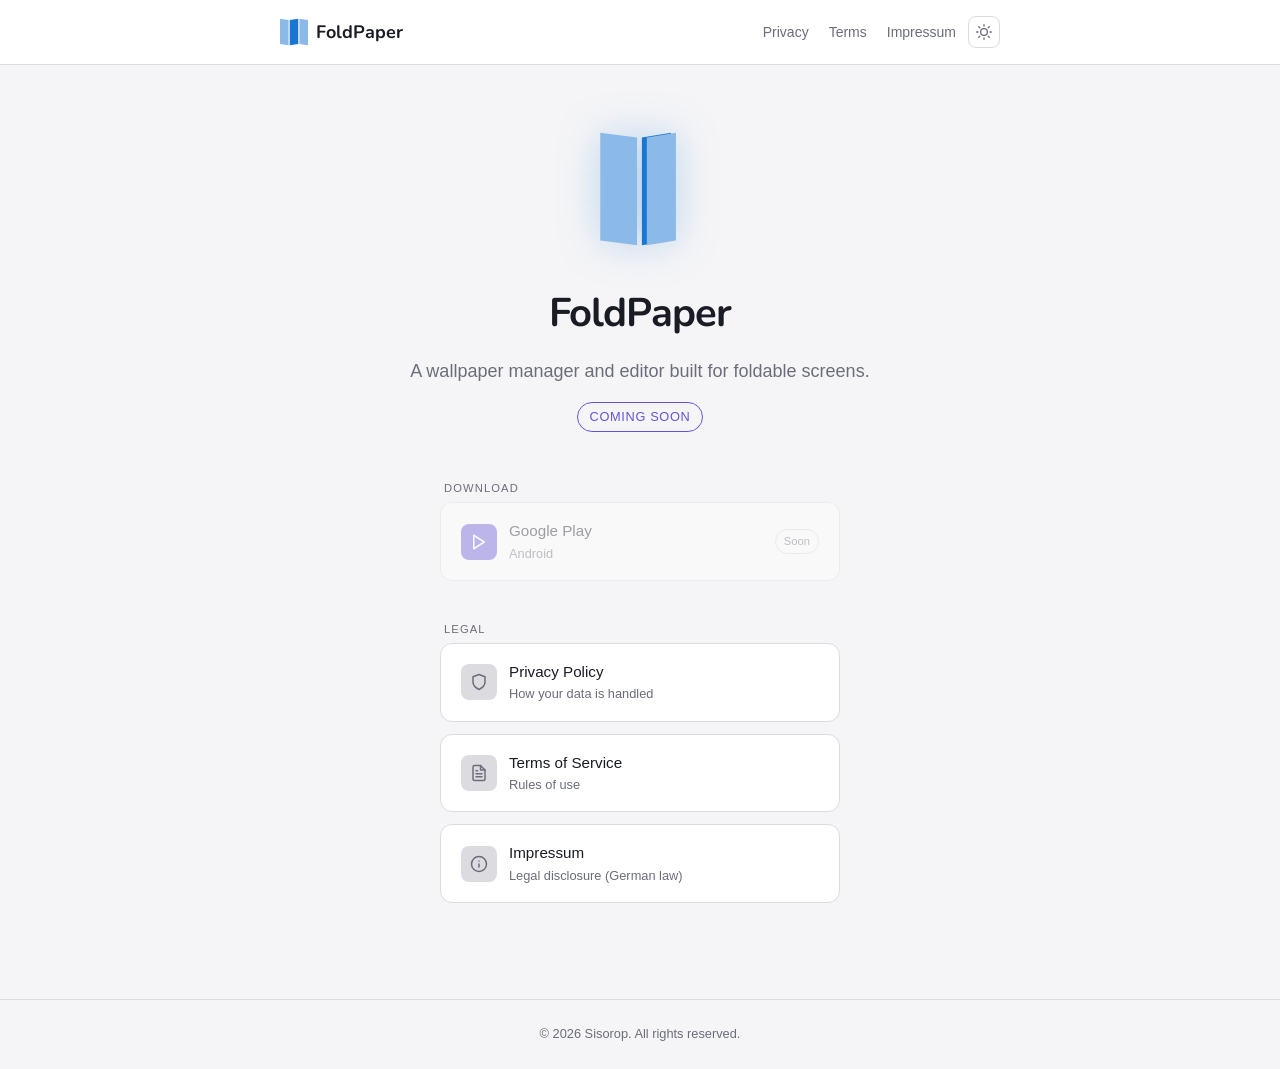
<file: index.html>
<!DOCTYPE html>
<html lang="en">
<head>
    <meta charset="UTF-8">
    <meta name="viewport" content="width=device-width, initial-scale=1.0">
    <title>FoldPaper — Live Wallpaper for Foldables &amp; Beyond</title>
    <meta name="description" content="A wallpaper manager and editor built for foldable screens.">
    <link rel="icon" type="image/svg+xml" href="/assets/icon-trimmed.svg">
    <link rel="apple-touch-icon" href="/assets/icon.png">
    <meta property="og:title" content="FoldPaper">
    <meta property="og:description" content="A wallpaper manager and editor built for foldable screens.">
    <meta property="og:image" content="/assets/icon.png">
    <meta property="og:type" content="website">
    <script>
        (function() {
            var saved = localStorage.getItem('theme');
            if (saved) { document.documentElement.setAttribute('data-theme', saved); }
            else if (window.matchMedia('(prefers-color-scheme: light)').matches) { document.documentElement.setAttribute('data-theme', 'light'); }
        })();
    </script>
    <link rel="stylesheet" href="/assets/shared.css">
    <style>
        .icon-dark { display: block; }
        .icon-light { display: none; }
        [data-theme="light"] .icon-dark { display: none; }
        [data-theme="light"] .icon-light { display: block; }

        body { line-height: 1.6; }

        main {
            max-width: 720px;
            margin: 0 auto;
            padding: 4rem 1.5rem;
            flex: 1;
            display: flex;
            flex-direction: column;
            align-items: center;
            justify-content: center;
            text-align: center;
        }

        .hero-icon {
            width: 120px;
            height: 120px;
            margin-bottom: 2rem;
            filter: drop-shadow(0 0 20px rgba(144, 202, 249, 0.35));
        }

        [data-theme="light"] .hero-icon {
            filter: drop-shadow(0 0 20px rgba(25, 118, 210, 0.25));
        }

        .hero-icon img,
        .hero-icon svg {
            width: 100%;
            height: 100%;
        }

        #hero-fold-icon {
            transform: scale(0);
            transform-origin: 50% 50%;
            animation: hero-bounce-in 900ms cubic-bezier(0.34, 1.56, 0.64, 1) 200ms forwards;
        }

        @keyframes hero-bounce-in {
            from { transform: scale(0); }
            to   { transform: scale(1); }
        }

        #hero-fold-icon .outer { fill: #55728C; }
        #hero-fold-icon .center { fill: #90CAF9; }
        [data-theme="light"] #hero-fold-icon .outer { fill: #8CBAE8; }
        [data-theme="light"] #hero-fold-icon .center { fill: #1976D2; }

        h1 {
            font-family: 'Nunito', -apple-system, BlinkMacSystemFont, 'Segoe UI', Roboto, sans-serif;
            font-size: 2.5rem;
            font-weight: 700;
            margin-bottom: 0.75rem;
            letter-spacing: -0.02em;
        }

        .tagline {
            font-size: 1.125rem;
            color: var(--text-muted);
            margin-bottom: 1rem;
            max-width: 480px;
        }

        .wip {
            display: inline-block;
            font-size: 0.8rem;
            color: var(--accent);
            border: 1px solid var(--accent);
            border-radius: 999px;
            padding: 0.25rem 0.75rem;
            margin-bottom: 2.5rem;
            letter-spacing: 0.05em;
            text-transform: uppercase;
        }

        .link-grid {
            display: grid;
            grid-template-columns: 1fr;
            gap: 0.75rem;
            width: 100%;
            max-width: 400px;
            margin-bottom: 2rem;
        }

        .link-card {
            display: flex;
            align-items: center;
            gap: 0.75rem;
            background: var(--surface);
            border: 1px solid var(--border);
            border-radius: 12px;
            padding: 1rem 1.25rem;
            text-decoration: none;
            color: var(--text);
            transition: all 0.15s;
        }

        .link-card:hover {
            border-color: var(--accent);
            background: var(--card-hover);
            text-decoration: none;
        }

        .link-card.disabled { opacity: 0.4; pointer-events: none; }

        .link-card .icon {
            width: 36px;
            height: 36px;
            border-radius: 8px;
            background: var(--border);
            display: flex;
            align-items: center;
            justify-content: center;
            flex-shrink: 0;
        }

        .link-card .icon svg {
            width: 18px;
            height: 18px;
            stroke: var(--text-muted);
            fill: none;
            stroke-width: 2;
            stroke-linecap: round;
            stroke-linejoin: round;
        }

        .link-card .icon.accent { background: var(--accent); }
        .link-card .icon.accent svg { stroke: white; }

        .link-card .label { font-weight: 500; font-size: 0.95rem; text-align: left; }
        .link-card .sublabel { font-size: 0.8rem; color: var(--text-muted); text-align: left; }

        .link-card .badge {
            margin-left: auto;
            font-size: 0.7rem;
            color: var(--text-muted);
            border: 1px solid var(--border);
            border-radius: 999px;
            padding: 0.15rem 0.5rem;
            white-space: nowrap;
        }

        .section-label {
            font-size: 0.7rem;
            text-transform: uppercase;
            letter-spacing: 0.1em;
            color: var(--text-muted);
            margin-top: 0.5rem;
            margin-bottom: 0.25rem;
            width: 100%;
            max-width: 400px;
            text-align: left;
            padding-left: 0.25rem;
        }
    </style>
</head>
<body>
    <nav>
        <div class="container">
            <a href="/" class="logo">
                <img class="logo-icon icon-dark" src="/assets/logo-dark.svg" alt="">
                <img class="logo-icon icon-light" src="/assets/logo-light.svg" alt="">
                FoldPaper
            </a>
            <div class="nav-right">
                <div class="links">
                    <a href="/privacy">Privacy</a>
                    <a href="/terms">Terms</a>
                    <a href="/impressum">Impressum</a>
                </div>
                <button class="icon-btn theme-toggle" aria-label="Toggle theme">
                    <svg class="icon-moon" viewBox="0 0 24 24" fill="none" stroke="currentColor" stroke-width="2" stroke-linecap="round" stroke-linejoin="round"><path d="M21 12.79A9 9 0 1 1 11.21 3 7 7 0 0 0 21 12.79z"/></svg>
                    <svg class="icon-sun" viewBox="0 0 24 24" fill="none" stroke="currentColor" stroke-width="2" stroke-linecap="round" stroke-linejoin="round"><circle cx="12" cy="12" r="5"/><line x1="12" y1="1" x2="12" y2="3"/><line x1="12" y1="21" x2="12" y2="23"/><line x1="4.22" y1="4.22" x2="5.64" y2="5.64"/><line x1="18.36" y1="18.36" x2="19.78" y2="19.78"/><line x1="1" y1="12" x2="3" y2="12"/><line x1="21" y1="12" x2="23" y2="12"/><line x1="4.22" y1="19.78" x2="5.64" y2="18.36"/><line x1="18.36" y1="5.64" x2="19.78" y2="4.22"/></svg>
                </button>
                <button class="icon-btn burger" aria-label="Menu">
                    <svg class="icon-menu" viewBox="0 0 24 24" fill="none" stroke="currentColor" stroke-width="2" stroke-linecap="round"><line x1="4" y1="6" x2="20" y2="6"/><line x1="4" y1="12" x2="20" y2="12"/><line x1="4" y1="18" x2="20" y2="18"/></svg>
                    <svg class="icon-close" viewBox="0 0 24 24" fill="none" stroke="currentColor" stroke-width="2" stroke-linecap="round"><line x1="18" y1="6" x2="6" y2="18"/><line x1="6" y1="6" x2="18" y2="18"/></svg>
                </button>
            </div>
        </div>
        <div class="mobile-menu">
            <a href="/privacy">Privacy Policy</a>
            <a href="/terms">Terms of Service</a>
            <a href="/impressum">Impressum</a>
        </div>
    </nav>

    <main>
        <div class="hero-icon">
            <svg id="hero-fold-icon" viewBox="0 0 49 46" xmlns="http://www.w3.org/2000/svg" aria-label="FoldPaper">
                <g id="hero-fold-g">
                    <path id="hero-panel-bot" d=""></path>
                    <path id="hero-panel-mid" d=""></path>
                    <path id="hero-panel-left" d=""></path>
                </g>
            </svg>
        </div>
        <h1>FoldPaper</h1>
        <p class="tagline">A wallpaper manager and editor built for foldable screens.</p>
        <span class="wip">Coming Soon</span>

        <div class="section-label">Download</div>
        <div class="link-grid">
            <a href="https://play.google.com/store/apps/details?id=com.sisorop.foldpaper" class="link-card disabled">
                <div class="icon accent">
                    <svg viewBox="0 0 24 24"><polygon points="5 3 19 12 5 21 5 3"/></svg>
                </div>
                <div>
                    <div class="label">Google Play</div>
                    <div class="sublabel">Android</div>
                </div>
                <span class="badge">Soon</span>
            </a>
        </div>

        <div class="section-label">Legal</div>
        <div class="link-grid">
            <a href="/privacy" class="link-card">
                <div class="icon">
                    <svg viewBox="0 0 24 24"><path d="M12 22s8-4 8-10V5l-8-3-8 3v7c0 6 8 10 8 10z"/></svg>
                </div>
                <div>
                    <div class="label">Privacy Policy</div>
                    <div class="sublabel">How your data is handled</div>
                </div>
            </a>
            <a href="/terms" class="link-card">
                <div class="icon">
                    <svg viewBox="0 0 24 24"><path d="M14 2H6a2 2 0 0 0-2 2v16a2 2 0 0 0 2 2h12a2 2 0 0 0 2-2V8z"/><polyline points="14 2 14 8 20 8"/><line x1="16" y1="13" x2="8" y2="13"/><line x1="16" y1="17" x2="8" y2="17"/><polyline points="10 9 9 9 8 9"/></svg>
                </div>
                <div>
                    <div class="label">Terms of Service</div>
                    <div class="sublabel">Rules of use</div>
                </div>
            </a>
            <a href="/impressum" class="link-card">
                <div class="icon">
                    <svg viewBox="0 0 24 24"><circle cx="12" cy="12" r="10"/><line x1="12" y1="16" x2="12" y2="12"/><line x1="12" y1="8" x2="12.01" y2="8"/></svg>
                </div>
                <div>
                    <div class="label">Impressum</div>
                    <div class="sublabel">Legal disclosure (German law)</div>
                </div>
            </a>
        </div>
    </main>

    <footer>
        &copy; 2026 Sisorop. All rights reserved.
    </footer>

    <script src="/assets/shared.js"></script>
    <script>
        (function () {
            var svg = document.getElementById('hero-fold-icon');
            if (!svg) return;
            var g = document.getElementById('hero-fold-g');
            var bot = document.getElementById('hero-panel-bot');
            var mid = document.getElementById('hero-panel-mid');
            var left = document.getElementById('hero-panel-left');

            function lerp(a, b, t) { return a + (b - a) * t; }
            function poly(p) {
                return 'M' + p[0][0] + ',' + p[0][1] +
                       ' L' + p[1][0] + ',' + p[1][1] +
                       ' L' + p[2][0] + ',' + p[2][1] +
                       ' L' + p[3][0] + ',' + p[3][1] + ' Z';
            }

            function render(s1, s2) {
                var L = [[0, 0], [15, 2], [15, 46], [0, 44]];
                var cTRx = lerp(32, 2, s2);
                var cBRx = lerp(32, 2, s2);
                var C = [[17, 2], [cTRx, 0], [cBRx, 44], [17, 46]];
                var rLx = 34 - 30 * s2;
                var rTRx = lerp(49, 19, s1);
                var rBRx = lerp(49, 19, s1);
                var R = [[rLx, 0], [rTRx, 2], [rBRx, 46], [rLx, 44]];

                // Draw order (bottom → top): bot, mid, left.
                // Left is always on top. Center vs right swap based on flip.
                var centerFlipped = cTRx <= 17;
                if (centerFlipped) {
                    bot.setAttribute('d', poly(R));
                    bot.setAttribute('class', 'outer');
                    mid.setAttribute('d', poly(C));
                    mid.setAttribute('class', 'center');
                } else {
                    bot.setAttribute('d', poly(C));
                    bot.setAttribute('class', 'center');
                    mid.setAttribute('d', poly(R));
                    mid.setAttribute('class', 'outer');
                }
                left.setAttribute('d', poly(L));
                left.setAttribute('class', 'outer');

                var foldedVW = 49 - 15 * s1 - 15 * s2;
                var tx = (49 - foldedVW) / 2;
                g.setAttribute('transform', 'translate(' + tx + ',0)');
            }

            function easeOutCubic(t) { return 1 - Math.pow(1 - t, 3); }

            function animate(from, to, dur, onUpdate) {
                return new Promise(function (resolve) {
                    var t0 = performance.now();
                    function frame(now) {
                        var t = Math.min(1, (now - t0) / dur);
                        onUpdate(from + (to - from) * easeOutCubic(t));
                        if (t < 1) requestAnimationFrame(frame);
                        else resolve();
                    }
                    requestAnimationFrame(frame);
                });
            }

            var s1 = 1, s2 = 1;
            render(s1, s2);

            // Start unfolding at the bounce's overshoot peak (when the scale
            // begins contracting back toward 1). Bounce runs 200–1100ms; the
            // cubic-bezier(0.34, 1.56, 0.64, 1) peaks around t≈0.55 → ~700ms.
            setTimeout(function () {
                animate(1, 0, 800, function (v) { s2 = v; render(s1, s2); }).then(function () {
                    return new Promise(function (r) { setTimeout(r, 250); });
                }).then(function () {
                    return animate(1, 0, 800, function (v) { s1 = v; render(s1, s2); });
                });
            }, 700);
        })();
    </script>
</body>
</html>
</file>
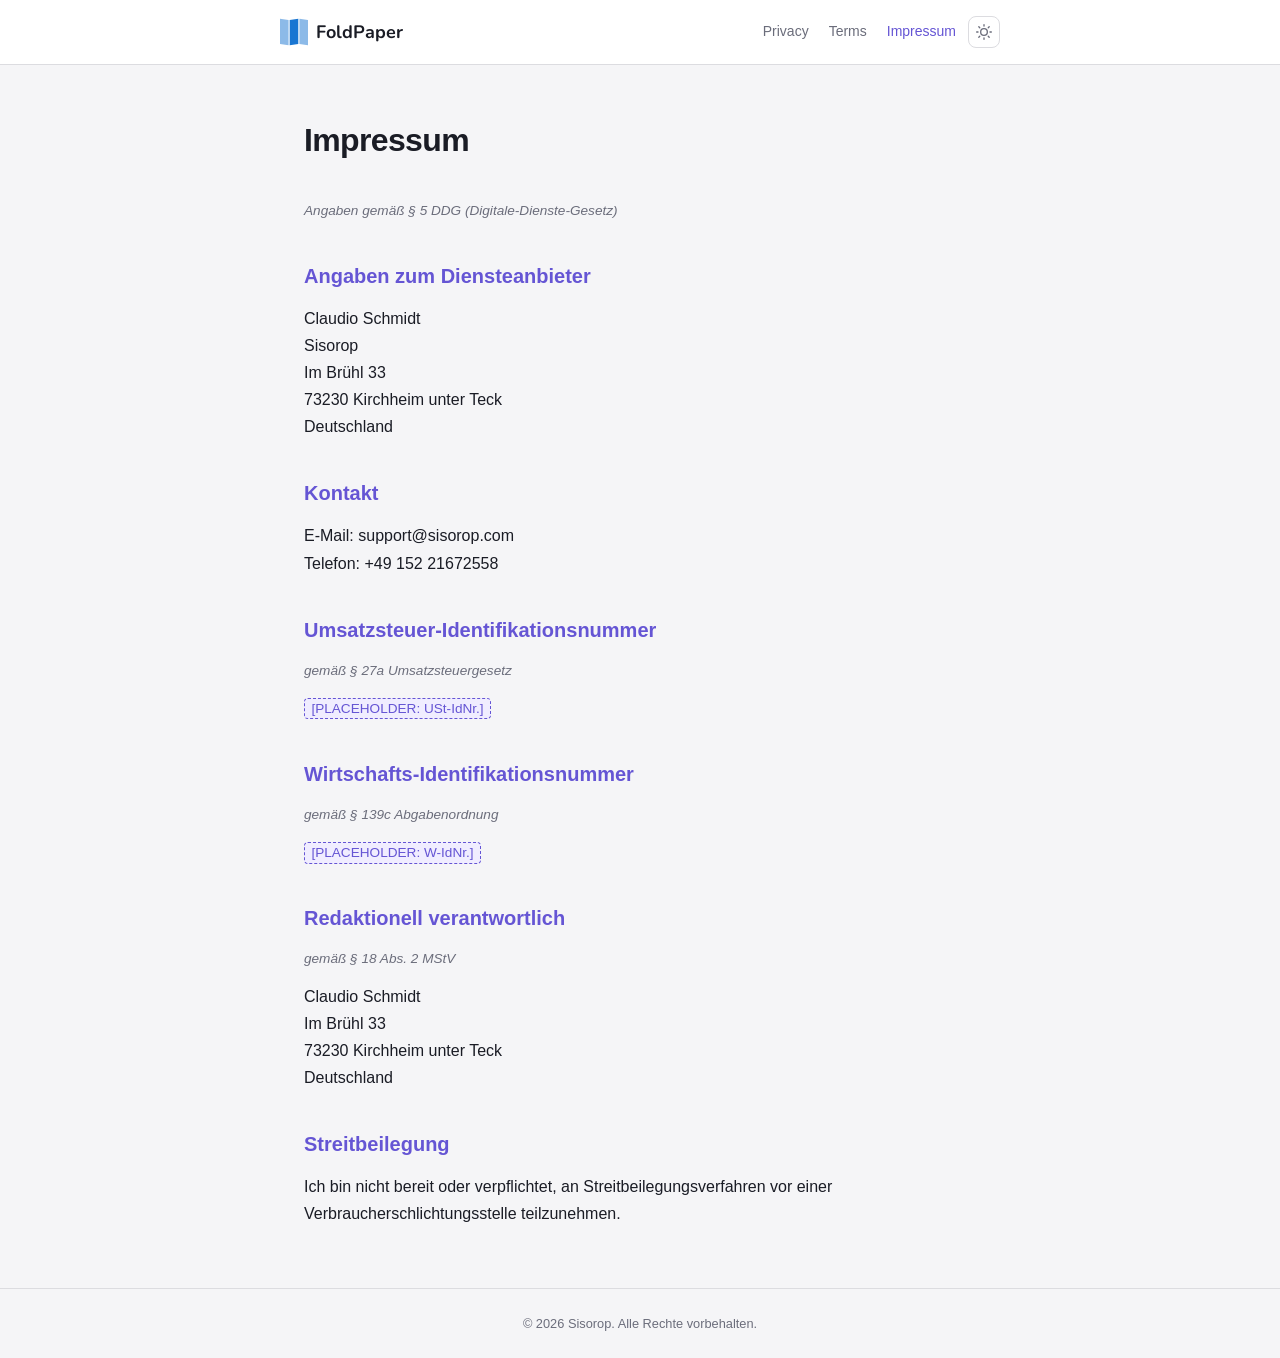
<file: impressum/index.html>
<!DOCTYPE html>
<html lang="de">
<head>
    <meta charset="UTF-8">
    <meta name="viewport" content="width=device-width, initial-scale=1.0">
    <title>Impressum — FoldPaper</title>
    <link rel="icon" type="image/svg+xml" href="/assets/icon-trimmed.svg">
    <link rel="apple-touch-icon" href="/assets/icon.png">
    <script>
        (function() {
            var saved = localStorage.getItem('theme');
            if (saved) { document.documentElement.setAttribute('data-theme', saved); }
            else if (window.matchMedia('(prefers-color-scheme: light)').matches) { document.documentElement.setAttribute('data-theme', 'light'); }
        })();
    </script>
    <link rel="stylesheet" href="/assets/shared.css">
    <style>
        main {
            max-width: 720px;
            margin: 0 auto;
            padding: 2.5rem 1.25rem;
            flex: 1;
            overflow-wrap: break-word;
            word-break: break-word;
        }

        h1 { font-size: 1.75rem; font-weight: 700; margin-bottom: 2rem; letter-spacing: -0.02em; }
        h2 { font-size: 1.15rem; font-weight: 600; margin-top: 2.25rem; margin-bottom: 0.75rem; color: var(--accent); }
        p { color: var(--text); margin-bottom: 0.75rem; font-size: 0.925rem; }

        .legal-ref {
            color: var(--text-muted);
            font-size: 0.85rem;
            font-style: italic;
        }

        @media (min-width: 640px) {
            main { padding: 3rem 1.5rem; }
            h1 { font-size: 2rem; }
            h2 { font-size: 1.25rem; }
            p { font-size: 1rem; }
        }
    </style>
</head>
<body>
    <nav>
        <div class="container">
            <a href="/" class="logo"><img class="logo-icon icon-dark" src="/assets/logo-dark.svg" alt=""><img class="logo-icon icon-light" src="/assets/logo-light.svg" alt="">FoldPaper</a>
            <div class="nav-right">
                <div class="links">
                    <a href="/privacy">Privacy</a>
                    <a href="/terms">Terms</a>
                    <a href="/impressum" class="active">Impressum</a>
                </div>
                <button class="icon-btn theme-toggle" aria-label="Toggle theme">
                    <svg class="icon-moon" viewBox="0 0 24 24" fill="none" stroke="currentColor" stroke-width="2" stroke-linecap="round" stroke-linejoin="round"><path d="M21 12.79A9 9 0 1 1 11.21 3 7 7 0 0 0 21 12.79z"/></svg>
                    <svg class="icon-sun" viewBox="0 0 24 24" fill="none" stroke="currentColor" stroke-width="2" stroke-linecap="round" stroke-linejoin="round"><circle cx="12" cy="12" r="5"/><line x1="12" y1="1" x2="12" y2="3"/><line x1="12" y1="21" x2="12" y2="23"/><line x1="4.22" y1="4.22" x2="5.64" y2="5.64"/><line x1="18.36" y1="18.36" x2="19.78" y2="19.78"/><line x1="1" y1="12" x2="3" y2="12"/><line x1="21" y1="12" x2="23" y2="12"/><line x1="4.22" y1="19.78" x2="5.64" y2="18.36"/><line x1="18.36" y1="5.64" x2="19.78" y2="4.22"/></svg>
                </button>
                <button class="icon-btn burger" aria-label="Menu">
                    <svg class="icon-menu" viewBox="0 0 24 24" fill="none" stroke="currentColor" stroke-width="2" stroke-linecap="round"><line x1="4" y1="6" x2="20" y2="6"/><line x1="4" y1="12" x2="20" y2="12"/><line x1="4" y1="18" x2="20" y2="18"/></svg>
                    <svg class="icon-close" viewBox="0 0 24 24" fill="none" stroke="currentColor" stroke-width="2" stroke-linecap="round"><line x1="18" y1="6" x2="6" y2="18"/><line x1="6" y1="6" x2="18" y2="18"/></svg>
                </button>
            </div>
        </div>
        <div class="mobile-menu">
            <a href="/privacy">Privacy Policy</a>
            <a href="/terms">Terms of Service</a>
            <a href="/impressum" class="active">Impressum</a>
        </div>
    </nav>

    <main>
        <h1>Impressum</h1>
        <p class="legal-ref">Angaben gemäß § 5 DDG (Digitale-Dienste-Gesetz)</p>

        <h2>Angaben zum Diensteanbieter</h2>
        <p>
            Claudio Schmidt<br>
            Sisorop<br>
            Im Brühl 33<br>
            73230 Kirchheim unter Teck<br>
            Deutschland
        </p>

        <h2>Kontakt</h2>
        <p>
            E-Mail: support@sisorop.com<br>
            Telefon: +49 152 21672558
        </p>

        <h2>Umsatzsteuer-Identifikationsnummer</h2>
        <p class="legal-ref">gemäß § 27a Umsatzsteuergesetz</p>
        <p><span class="placeholder">[PLACEHOLDER: USt-IdNr.]</span></p>

        <h2>Wirtschafts-Identifikationsnummer</h2>
        <p class="legal-ref">gemäß § 139c Abgabenordnung</p> 
        <p><span class="placeholder">[PLACEHOLDER: W-IdNr.]</span></p>

        <h2>Redaktionell verantwortlich</h2>
        <p class="legal-ref">gemäß § 18 Abs. 2 MStV</p>
        <p>
            Claudio Schmidt<br>
            Im Brühl 33<br>
            73230 Kirchheim unter Teck<br>
            Deutschland
        </p>

        <h2>Streitbeilegung</h2>
        <p>Ich bin nicht bereit oder verpflichtet, an Streitbeilegungsverfahren vor einer Verbraucherschlichtungsstelle teilzunehmen.</p>
    </main>

    <footer>
        &copy; 2026 Sisorop. Alle Rechte vorbehalten.
    </footer>

    <script src="/assets/shared.js"></script>
</body>
</html>
</file>
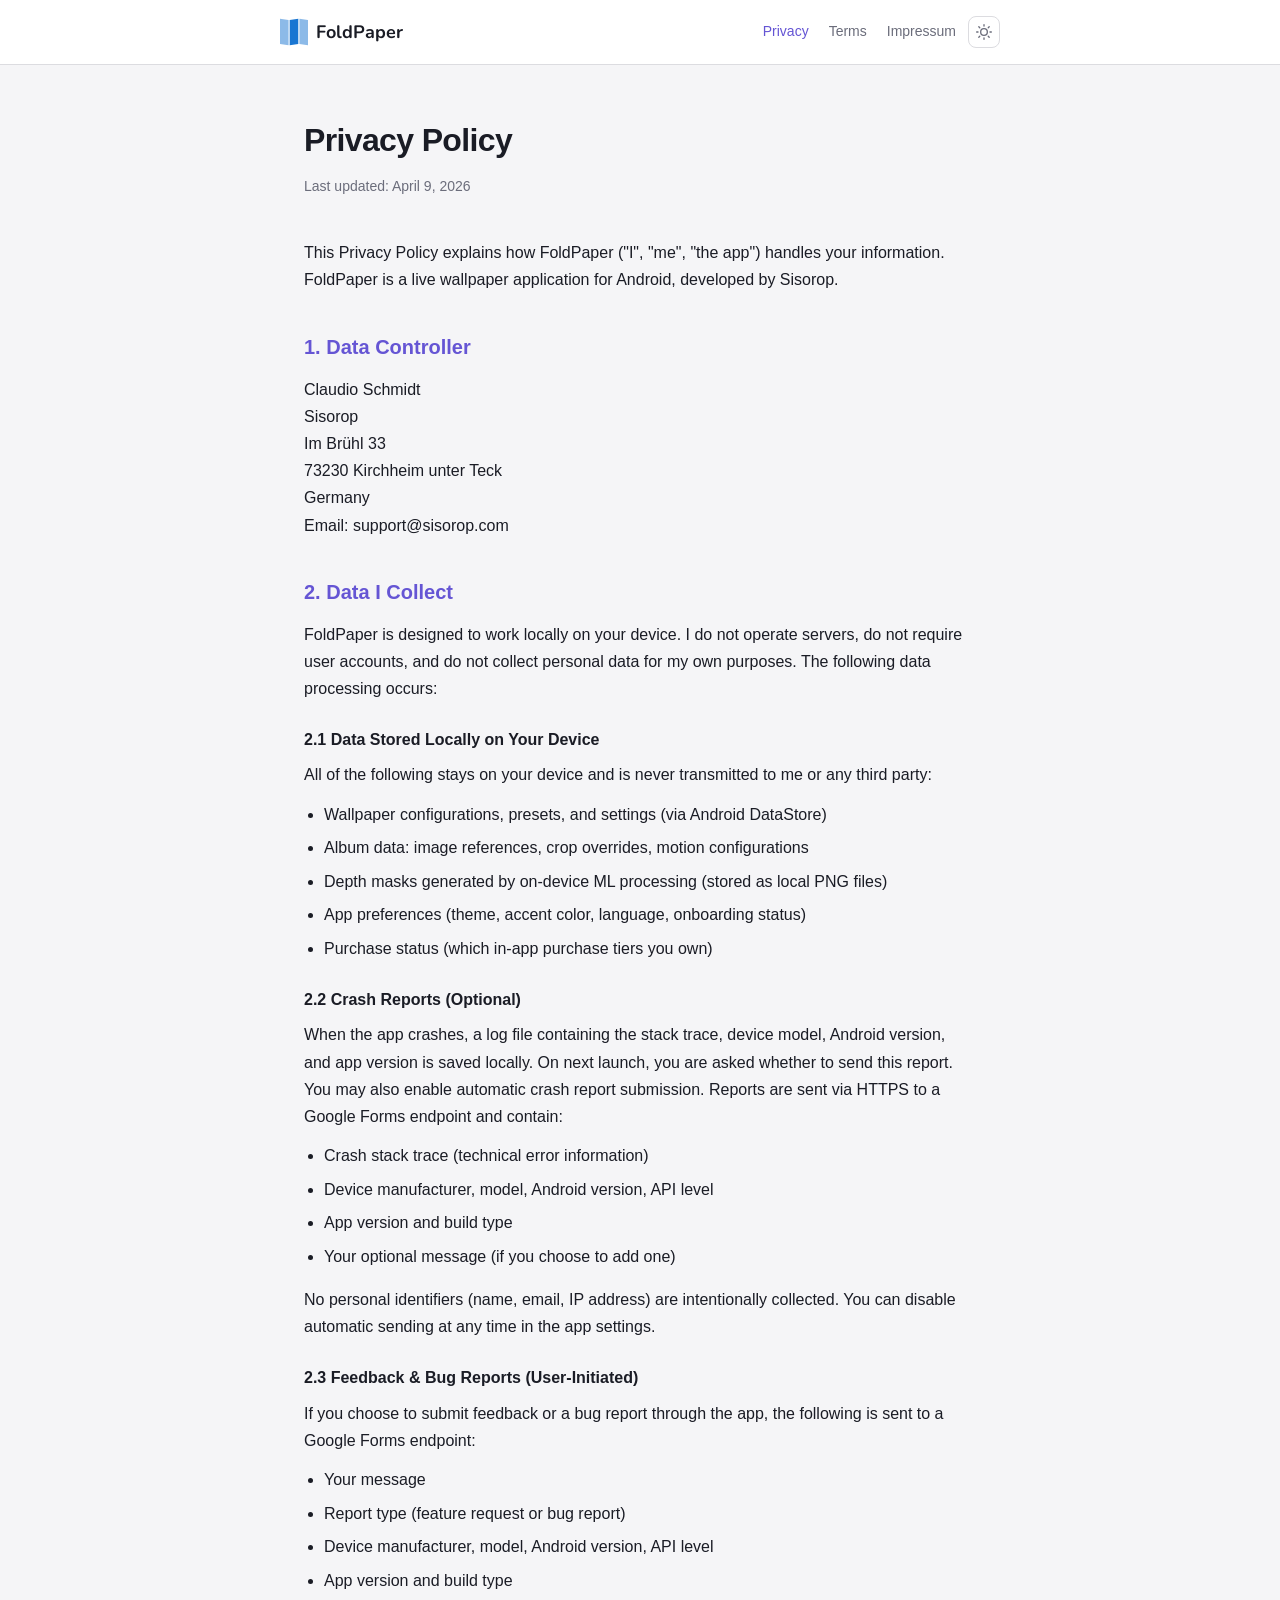
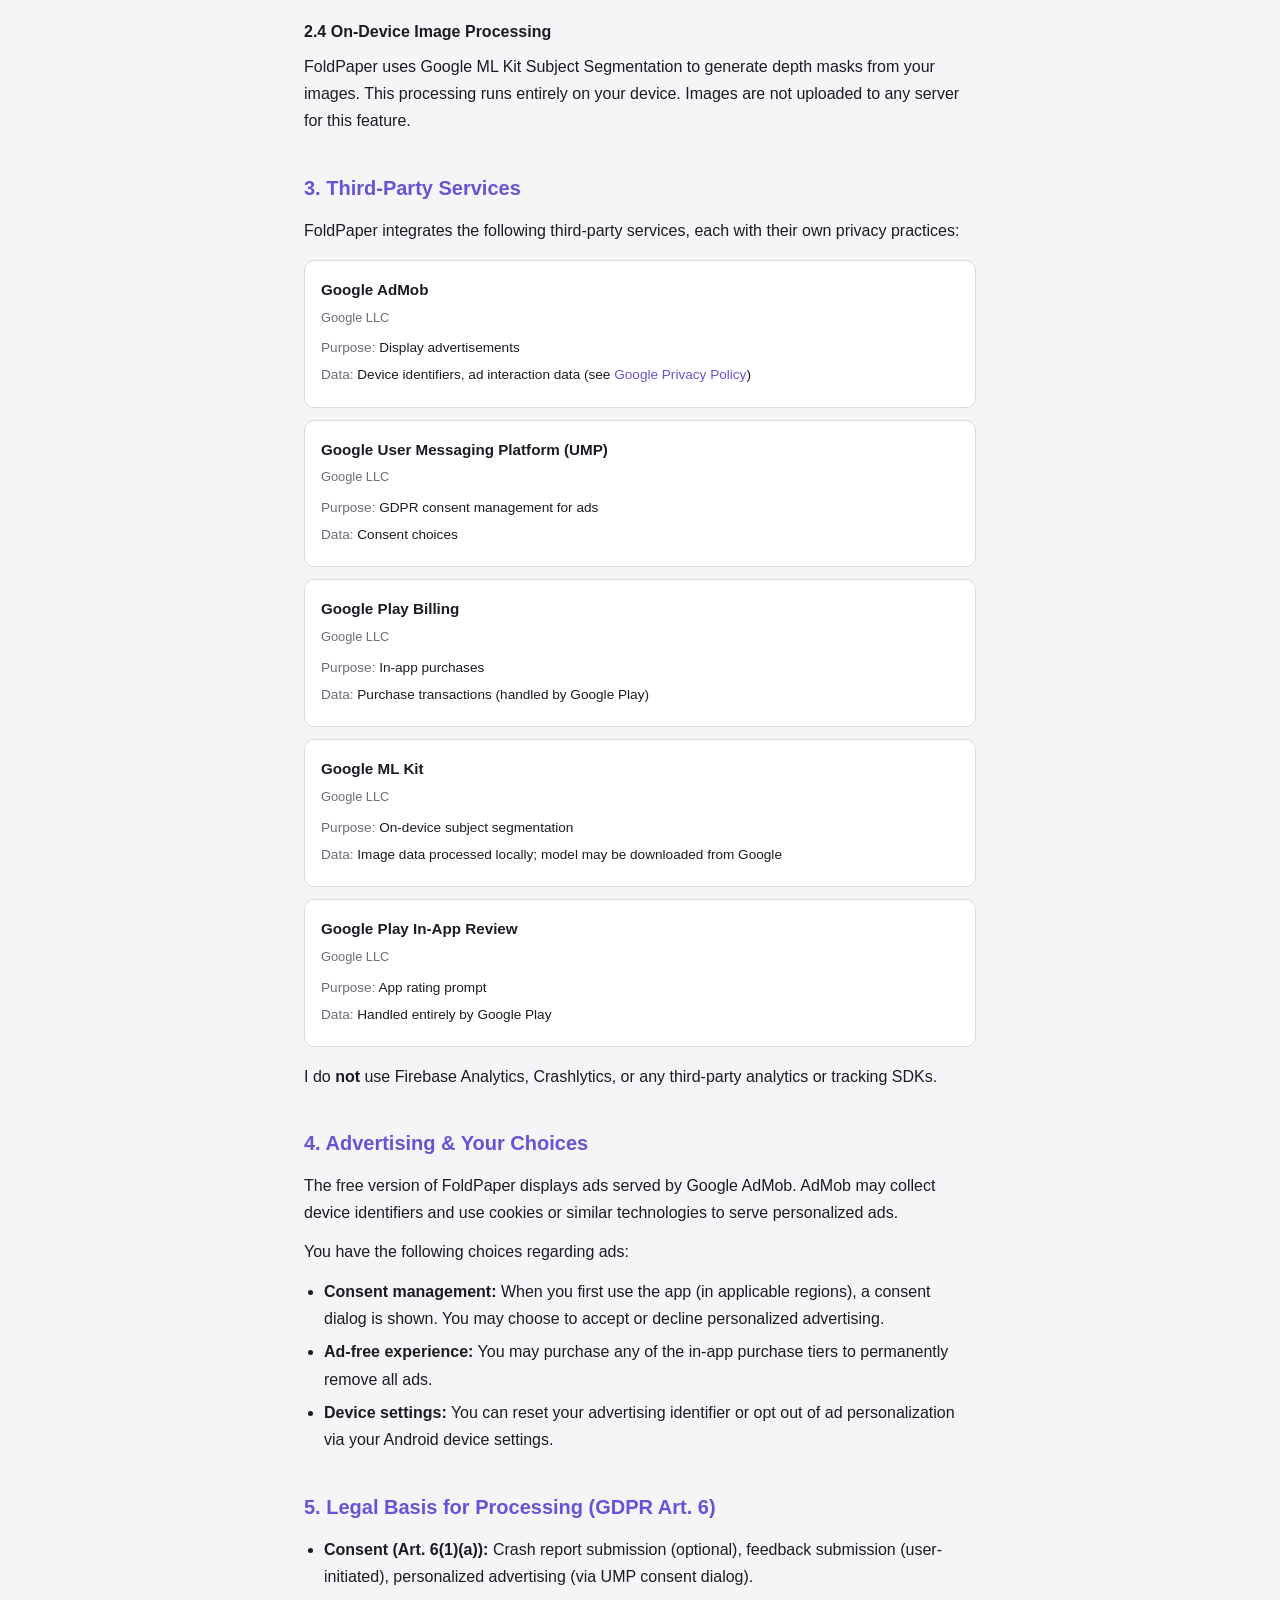
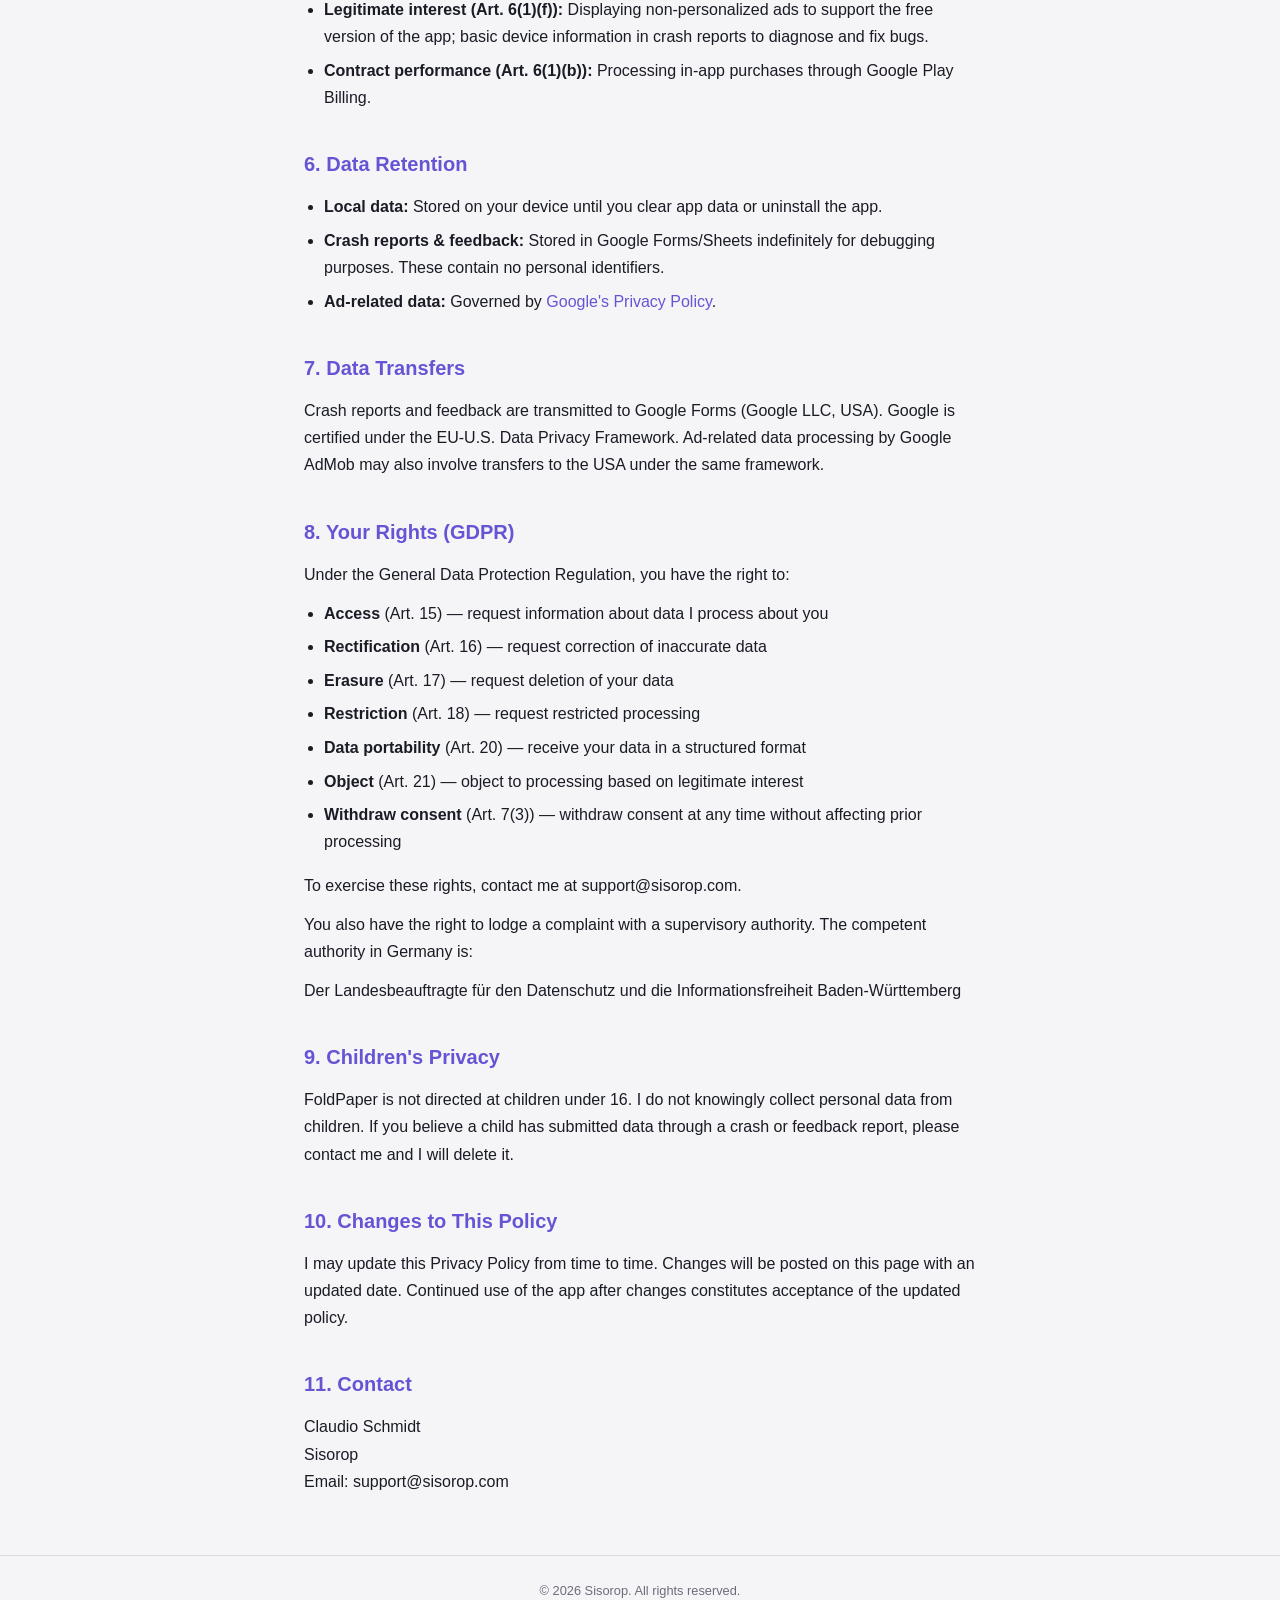
<file: privacy/index.html>
<!DOCTYPE html>
<html lang="en">
<head>
    <meta charset="UTF-8">
    <meta name="viewport" content="width=device-width, initial-scale=1.0">
    <title>Privacy Policy — FoldPaper</title>
    <link rel="icon" type="image/svg+xml" href="/assets/icon-trimmed.svg">
    <link rel="apple-touch-icon" href="/assets/icon.png">
    <script>
        (function() {
            var saved = localStorage.getItem('theme');
            if (saved) { document.documentElement.setAttribute('data-theme', saved); }
            else if (window.matchMedia('(prefers-color-scheme: light)').matches) { document.documentElement.setAttribute('data-theme', 'light'); }
        })();
    </script>
    <link rel="stylesheet" href="/assets/shared.css">
    <style>
        main {
            max-width: 720px;
            margin: 0 auto;
            padding: 2.5rem 1.25rem;
            flex: 1;
            overflow-wrap: break-word;
            word-break: break-word;
        }

        h1 { font-size: 1.75rem; font-weight: 700; margin-bottom: 0.5rem; letter-spacing: -0.02em; }
        .updated { color: var(--text-muted); font-size: 0.875rem; margin-bottom: 2.5rem; }
        h2 { font-size: 1.15rem; font-weight: 600; margin-top: 2.25rem; margin-bottom: 0.75rem; color: var(--accent); }
        h3 { font-size: 1rem; font-weight: 600; margin-top: 1.5rem; margin-bottom: 0.5rem; }
        p, li { color: var(--text); margin-bottom: 0.75rem; font-size: 0.925rem; }
        ul, ol { padding-left: 1.25rem; margin-bottom: 1rem; }
        li { margin-bottom: 0.4rem; }

        .service-list { display: flex; flex-direction: column; gap: 0.75rem; margin: 1rem 0; }

        .service-card {
            background: var(--surface);
            border: 1px solid var(--border);
            border-radius: 10px;
            padding: 1rem;
            transition: background 0.2s, border-color 0.2s;
        }

        .service-card .service-name { font-weight: 600; font-size: 0.95rem; margin-bottom: 0.25rem; }
        .service-card .service-provider { font-size: 0.8rem; color: var(--text-muted); margin-bottom: 0.5rem; }
        .service-card .service-detail { font-size: 0.85rem; color: var(--text); margin-bottom: 0.25rem; }
        .service-card .service-detail strong { color: var(--text-muted); font-weight: 500; }

        @media (min-width: 640px) {
            main { padding: 3rem 1.5rem; }
            h1 { font-size: 2rem; }
            h2 { font-size: 1.25rem; }
            p, li { font-size: 1rem; }
        }
    </style>
</head>
<body>
    <nav>
        <div class="container">
            <a href="/" class="logo"><img class="logo-icon icon-dark" src="/assets/logo-dark.svg" alt=""><img class="logo-icon icon-light" src="/assets/logo-light.svg" alt="">FoldPaper</a>
            <div class="nav-right">
                <div class="links">
                    <a href="/privacy" class="active">Privacy</a>
                    <a href="/terms">Terms</a>
                    <a href="/impressum">Impressum</a>
                </div>
                <button class="icon-btn theme-toggle" aria-label="Toggle theme">
                    <svg class="icon-moon" viewBox="0 0 24 24" fill="none" stroke="currentColor" stroke-width="2" stroke-linecap="round" stroke-linejoin="round"><path d="M21 12.79A9 9 0 1 1 11.21 3 7 7 0 0 0 21 12.79z"/></svg>
                    <svg class="icon-sun" viewBox="0 0 24 24" fill="none" stroke="currentColor" stroke-width="2" stroke-linecap="round" stroke-linejoin="round"><circle cx="12" cy="12" r="5"/><line x1="12" y1="1" x2="12" y2="3"/><line x1="12" y1="21" x2="12" y2="23"/><line x1="4.22" y1="4.22" x2="5.64" y2="5.64"/><line x1="18.36" y1="18.36" x2="19.78" y2="19.78"/><line x1="1" y1="12" x2="3" y2="12"/><line x1="21" y1="12" x2="23" y2="12"/><line x1="4.22" y1="19.78" x2="5.64" y2="18.36"/><line x1="18.36" y1="5.64" x2="19.78" y2="4.22"/></svg>
                </button>
                <button class="icon-btn burger" aria-label="Menu">
                    <svg class="icon-menu" viewBox="0 0 24 24" fill="none" stroke="currentColor" stroke-width="2" stroke-linecap="round"><line x1="4" y1="6" x2="20" y2="6"/><line x1="4" y1="12" x2="20" y2="12"/><line x1="4" y1="18" x2="20" y2="18"/></svg>
                    <svg class="icon-close" viewBox="0 0 24 24" fill="none" stroke="currentColor" stroke-width="2" stroke-linecap="round"><line x1="18" y1="6" x2="6" y2="18"/><line x1="6" y1="6" x2="18" y2="18"/></svg>
                </button>
            </div>
        </div>
        <div class="mobile-menu">
            <a href="/privacy" class="active">Privacy Policy</a>
            <a href="/terms">Terms of Service</a>
            <a href="/impressum">Impressum</a>
        </div>
    </nav>

    <main>
        <h1>Privacy Policy</h1>
        <p class="updated">Last updated: April 9, 2026</p>

        <p>This Privacy Policy explains how FoldPaper ("I", "me", "the app") handles your information. FoldPaper is a live wallpaper application for Android, developed by Sisorop.</p>

        <h2>1. Data Controller</h2>
        <p>
            Claudio Schmidt<br>
            Sisorop<br>
            Im Brühl 33<br>
            73230 Kirchheim unter Teck<br>
            Germany<br>
            Email: support@sisorop.com
        </p>

        <h2>2. Data I Collect</h2>
        <p>FoldPaper is designed to work locally on your device. I do not operate servers, do not require user accounts, and do not collect personal data for my own purposes. The following data processing occurs:</p>

        <h3>2.1 Data Stored Locally on Your Device</h3>
        <p>All of the following stays on your device and is never transmitted to me or any third party:</p>
        <ul>
            <li>Wallpaper configurations, presets, and settings (via Android DataStore)</li>
            <li>Album data: image references, crop overrides, motion configurations</li>
            <li>Depth masks generated by on-device ML processing (stored as local PNG files)</li>
            <li>App preferences (theme, accent color, language, onboarding status)</li>
            <li>Purchase status (which in-app purchase tiers you own)</li>
        </ul>

        <h3>2.2 Crash Reports (Optional)</h3>
        <p>When the app crashes, a log file containing the stack trace, device model, Android version, and app version is saved locally. On next launch, you are asked whether to send this report. You may also enable automatic crash report submission. Reports are sent via HTTPS to a Google Forms endpoint and contain:</p>
        <ul>
            <li>Crash stack trace (technical error information)</li>
            <li>Device manufacturer, model, Android version, API level</li>
            <li>App version and build type</li>
            <li>Your optional message (if you choose to add one)</li>
        </ul>
        <p>No personal identifiers (name, email, IP address) are intentionally collected. You can disable automatic sending at any time in the app settings.</p>

        <h3>2.3 Feedback &amp; Bug Reports (User-Initiated)</h3>
        <p>If you choose to submit feedback or a bug report through the app, the following is sent to a Google Forms endpoint:</p>
        <ul>
            <li>Your message</li>
            <li>Report type (feature request or bug report)</li>
            <li>Device manufacturer, model, Android version, API level</li>
            <li>App version and build type</li>
        </ul>

        <h3>2.4 On-Device Image Processing</h3>
        <p>FoldPaper uses Google ML Kit Subject Segmentation to generate depth masks from your images. This processing runs entirely on your device. Images are not uploaded to any server for this feature.</p>

        <h2>3. Third-Party Services</h2>
        <p>FoldPaper integrates the following third-party services, each with their own privacy practices:</p>

        <div class="service-list">
            <div class="service-card">
                <div class="service-name">Google AdMob</div>
                <div class="service-provider">Google LLC</div>
                <div class="service-detail"><strong>Purpose:</strong> Display advertisements</div>
                <div class="service-detail"><strong>Data:</strong> Device identifiers, ad interaction data (see <a href="https://policies.google.com/privacy">Google Privacy Policy</a>)</div>
            </div>
            <div class="service-card">
                <div class="service-name">Google User Messaging Platform (UMP)</div>
                <div class="service-provider">Google LLC</div>
                <div class="service-detail"><strong>Purpose:</strong> GDPR consent management for ads</div>
                <div class="service-detail"><strong>Data:</strong> Consent choices</div>
            </div>
            <div class="service-card">
                <div class="service-name">Google Play Billing</div>
                <div class="service-provider">Google LLC</div>
                <div class="service-detail"><strong>Purpose:</strong> In-app purchases</div>
                <div class="service-detail"><strong>Data:</strong> Purchase transactions (handled by Google Play)</div>
            </div>
            <div class="service-card">
                <div class="service-name">Google ML Kit</div>
                <div class="service-provider">Google LLC</div>
                <div class="service-detail"><strong>Purpose:</strong> On-device subject segmentation</div>
                <div class="service-detail"><strong>Data:</strong> Image data processed locally; model may be downloaded from Google</div>
            </div>
            <div class="service-card">
                <div class="service-name">Google Play In-App Review</div>
                <div class="service-provider">Google LLC</div>
                <div class="service-detail"><strong>Purpose:</strong> App rating prompt</div>
                <div class="service-detail"><strong>Data:</strong> Handled entirely by Google Play</div>
            </div>
        </div>

        <p>I do <strong>not</strong> use Firebase Analytics, Crashlytics, or any third-party analytics or tracking SDKs.</p>

        <h2>4. Advertising &amp; Your Choices</h2>
        <p>The free version of FoldPaper displays ads served by Google AdMob. AdMob may collect device identifiers and use cookies or similar technologies to serve personalized ads.</p>
        <p>You have the following choices regarding ads:</p>
        <ul>
            <li><strong>Consent management:</strong> When you first use the app (in applicable regions), a consent dialog is shown. You may choose to accept or decline personalized advertising.</li>
            <li><strong>Ad-free experience:</strong> You may purchase any of the in-app purchase tiers to permanently remove all ads.</li>
            <li><strong>Device settings:</strong> You can reset your advertising identifier or opt out of ad personalization via your Android device settings.</li>
        </ul>

        <h2>5. Legal Basis for Processing (GDPR Art. 6)</h2>
        <ul>
            <li><strong>Consent (Art. 6(1)(a)):</strong> Crash report submission (optional), feedback submission (user-initiated), personalized advertising (via UMP consent dialog).</li>
            <li><strong>Legitimate interest (Art. 6(1)(f)):</strong> Displaying non-personalized ads to support the free version of the app; basic device information in crash reports to diagnose and fix bugs.</li>
            <li><strong>Contract performance (Art. 6(1)(b)):</strong> Processing in-app purchases through Google Play Billing.</li>
        </ul>

        <h2>6. Data Retention</h2>
        <ul>
            <li><strong>Local data:</strong> Stored on your device until you clear app data or uninstall the app.</li>
            <li><strong>Crash reports &amp; feedback:</strong> Stored in Google Forms/Sheets indefinitely for debugging purposes. These contain no personal identifiers.</li>
            <li><strong>Ad-related data:</strong> Governed by <a href="https://policies.google.com/privacy">Google's Privacy Policy</a>.</li>
        </ul>

        <h2>7. Data Transfers</h2>
        <p>Crash reports and feedback are transmitted to Google Forms (Google LLC, USA). Google is certified under the EU-U.S. Data Privacy Framework. Ad-related data processing by Google AdMob may also involve transfers to the USA under the same framework.</p>

        <h2>8. Your Rights (GDPR)</h2>
        <p>Under the General Data Protection Regulation, you have the right to:</p>
        <ul>
            <li><strong>Access</strong> (Art. 15) — request information about data I process about you</li>
            <li><strong>Rectification</strong> (Art. 16) — request correction of inaccurate data</li>
            <li><strong>Erasure</strong> (Art. 17) — request deletion of your data</li>
            <li><strong>Restriction</strong> (Art. 18) — request restricted processing</li>
            <li><strong>Data portability</strong> (Art. 20) — receive your data in a structured format</li>
            <li><strong>Object</strong> (Art. 21) — object to processing based on legitimate interest</li>
            <li><strong>Withdraw consent</strong> (Art. 7(3)) — withdraw consent at any time without affecting prior processing</li>
        </ul>
        <p>To exercise these rights, contact me at support@sisorop.com.</p>
        <p>You also have the right to lodge a complaint with a supervisory authority. The competent authority in Germany is:</p>
        <p>Der Landesbeauftragte für den Datenschutz und die Informationsfreiheit Baden-Württemberg</p>

        <h2>9. Children's Privacy</h2>
        <p>FoldPaper is not directed at children under 16. I do not knowingly collect personal data from children. If you believe a child has submitted data through a crash or feedback report, please contact me and I will delete it.</p>

        <h2>10. Changes to This Policy</h2>
        <p>I may update this Privacy Policy from time to time. Changes will be posted on this page with an updated date. Continued use of the app after changes constitutes acceptance of the updated policy.</p>

        <h2>11. Contact</h2>
        <p>
            Claudio Schmidt<br>
            Sisorop<br>
            Email: support@sisorop.com
        </p>
    </main>

    <footer>
        &copy; 2026 Sisorop. All rights reserved.
    </footer>

    <script src="/assets/shared.js"></script>
</body>
</html>
</file>
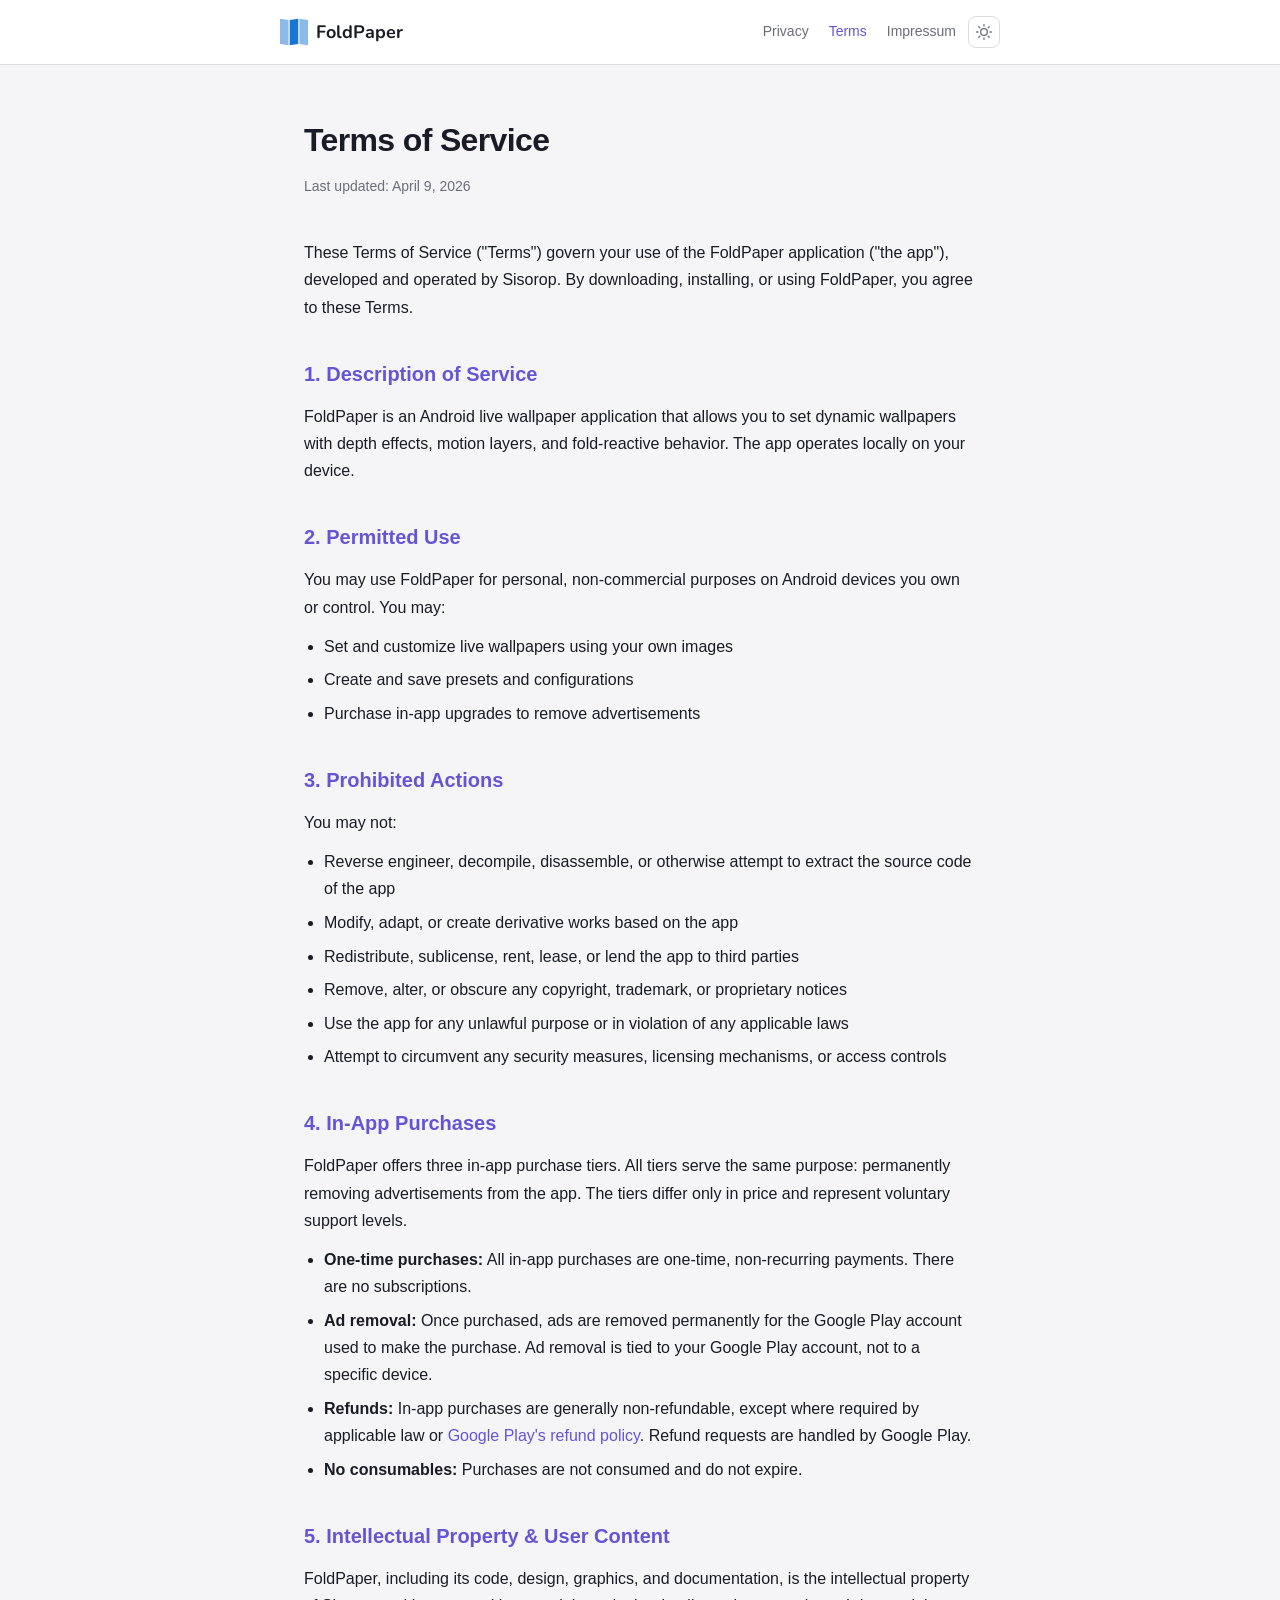
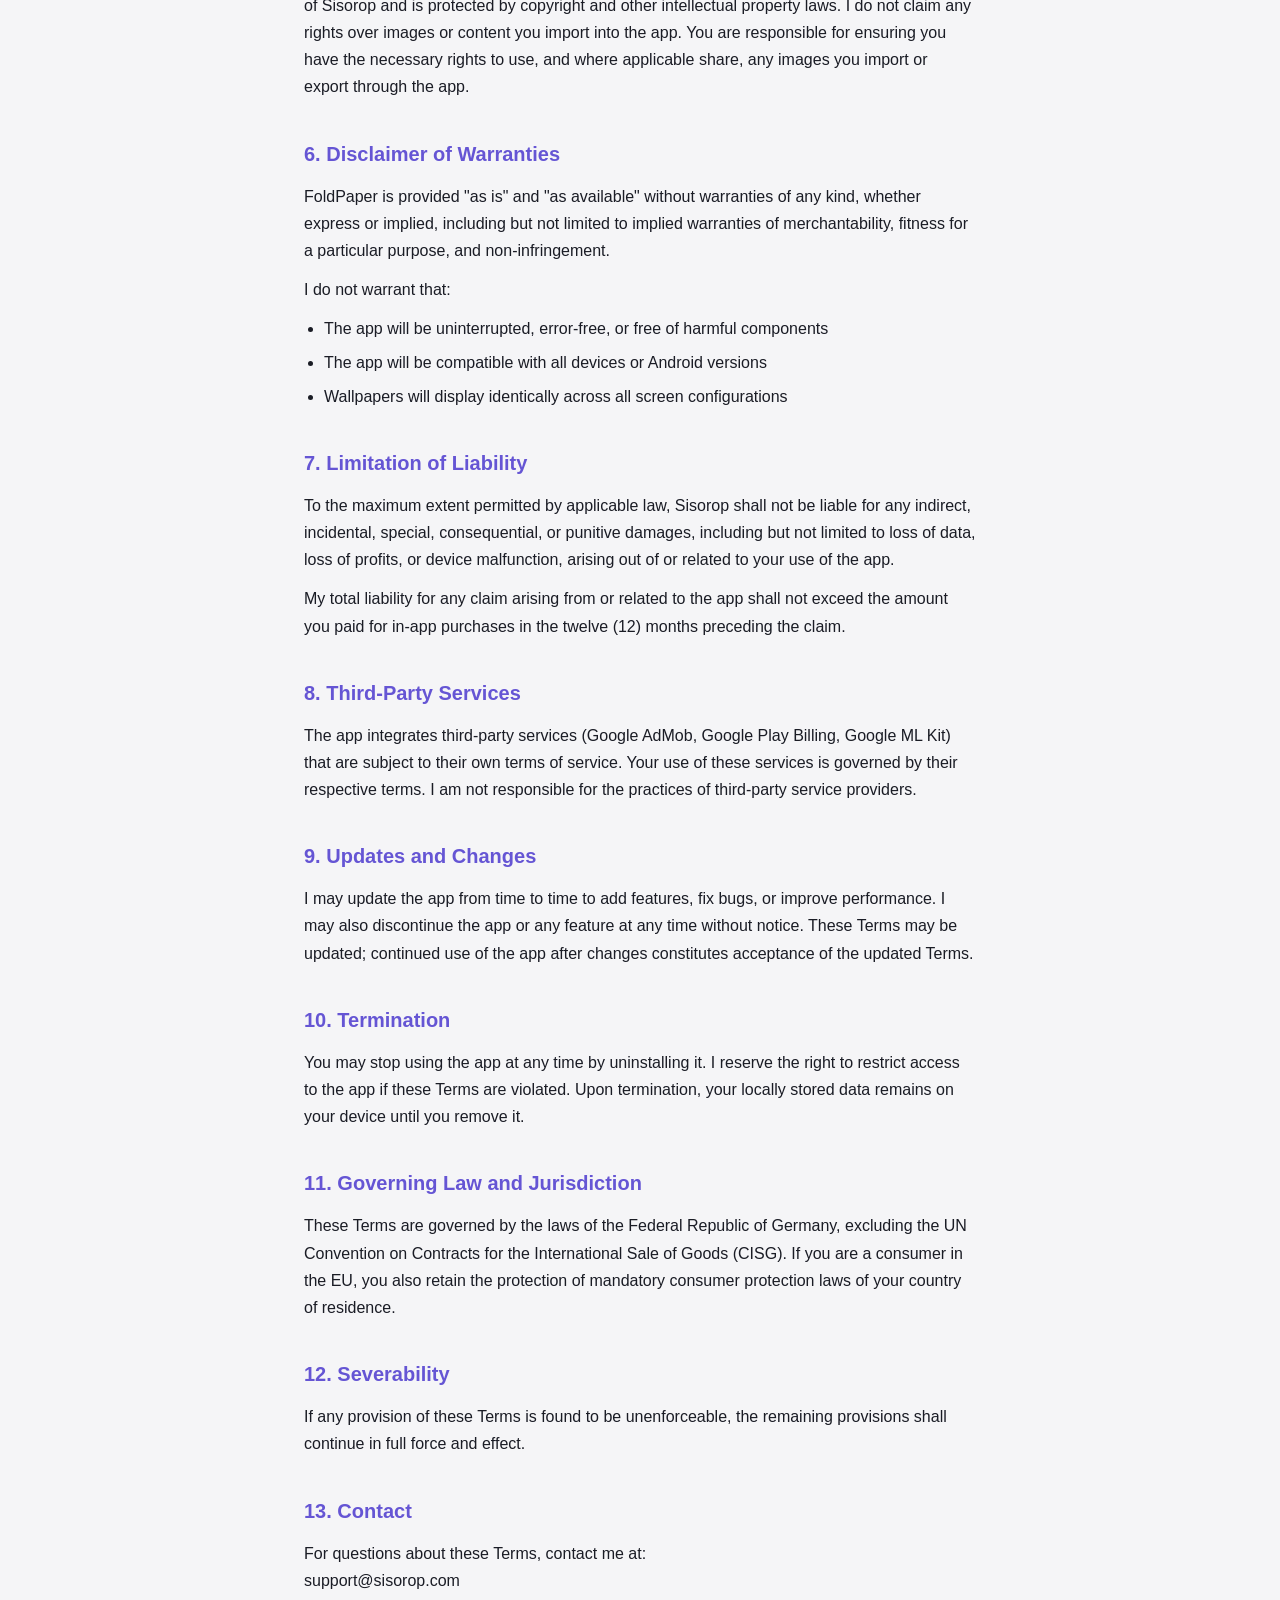
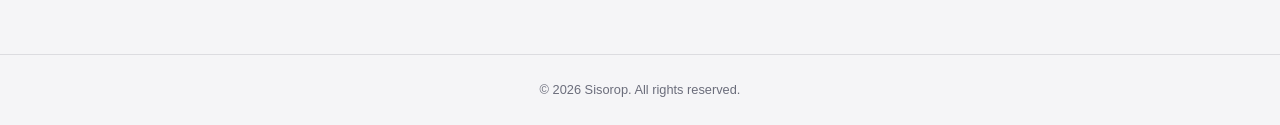
<file: terms/index.html>
<!DOCTYPE html>
<html lang="en">
<head>
    <meta charset="UTF-8">
    <meta name="viewport" content="width=device-width, initial-scale=1.0">
    <title>Terms of Service — FoldPaper</title>
    <link rel="icon" type="image/svg+xml" href="/assets/icon-trimmed.svg">
    <link rel="apple-touch-icon" href="/assets/icon.png">
    <script>
        (function() {
            var saved = localStorage.getItem('theme');
            if (saved) { document.documentElement.setAttribute('data-theme', saved); }
            else if (window.matchMedia('(prefers-color-scheme: light)').matches) { document.documentElement.setAttribute('data-theme', 'light'); }
        })();
    </script>
    <link rel="stylesheet" href="/assets/shared.css">
    <style>
        main {
            max-width: 720px;
            margin: 0 auto;
            padding: 2.5rem 1.25rem;
            flex: 1;
            overflow-wrap: break-word;
            word-break: break-word;
        }

        h1 { font-size: 1.75rem; font-weight: 700; margin-bottom: 0.5rem; letter-spacing: -0.02em; }
        .updated { color: var(--text-muted); font-size: 0.875rem; margin-bottom: 2.5rem; }
        h2 { font-size: 1.15rem; font-weight: 600; margin-top: 2.25rem; margin-bottom: 0.75rem; color: var(--accent); }
        p, li { color: var(--text); margin-bottom: 0.75rem; font-size: 0.925rem; }
        ul, ol { padding-left: 1.25rem; margin-bottom: 1rem; }
        li { margin-bottom: 0.4rem; }

        @media (min-width: 640px) {
            main { padding: 3rem 1.5rem; }
            h1 { font-size: 2rem; }
            h2 { font-size: 1.25rem; }
            p, li { font-size: 1rem; }
        }
    </style>
</head>
<body>
    <nav>
        <div class="container">
            <a href="/" class="logo"><img class="logo-icon icon-dark" src="/assets/logo-dark.svg" alt=""><img class="logo-icon icon-light" src="/assets/logo-light.svg" alt="">FoldPaper</a>
            <div class="nav-right">
                <div class="links">
                    <a href="/privacy">Privacy</a>
                    <a href="/terms" class="active">Terms</a>
                    <a href="/impressum">Impressum</a>
                </div>
                <button class="icon-btn theme-toggle" aria-label="Toggle theme">
                    <svg class="icon-moon" viewBox="0 0 24 24" fill="none" stroke="currentColor" stroke-width="2" stroke-linecap="round" stroke-linejoin="round"><path d="M21 12.79A9 9 0 1 1 11.21 3 7 7 0 0 0 21 12.79z"/></svg>
                    <svg class="icon-sun" viewBox="0 0 24 24" fill="none" stroke="currentColor" stroke-width="2" stroke-linecap="round" stroke-linejoin="round"><circle cx="12" cy="12" r="5"/><line x1="12" y1="1" x2="12" y2="3"/><line x1="12" y1="21" x2="12" y2="23"/><line x1="4.22" y1="4.22" x2="5.64" y2="5.64"/><line x1="18.36" y1="18.36" x2="19.78" y2="19.78"/><line x1="1" y1="12" x2="3" y2="12"/><line x1="21" y1="12" x2="23" y2="12"/><line x1="4.22" y1="19.78" x2="5.64" y2="18.36"/><line x1="18.36" y1="5.64" x2="19.78" y2="4.22"/></svg>
                </button>
                <button class="icon-btn burger" aria-label="Menu">
                    <svg class="icon-menu" viewBox="0 0 24 24" fill="none" stroke="currentColor" stroke-width="2" stroke-linecap="round"><line x1="4" y1="6" x2="20" y2="6"/><line x1="4" y1="12" x2="20" y2="12"/><line x1="4" y1="18" x2="20" y2="18"/></svg>
                    <svg class="icon-close" viewBox="0 0 24 24" fill="none" stroke="currentColor" stroke-width="2" stroke-linecap="round"><line x1="18" y1="6" x2="6" y2="18"/><line x1="6" y1="6" x2="18" y2="18"/></svg>
                </button>
            </div>
        </div>
        <div class="mobile-menu">
            <a href="/privacy">Privacy Policy</a>
            <a href="/terms" class="active">Terms of Service</a>
            <a href="/impressum">Impressum</a>
        </div>
    </nav>

    <main>
        <h1>Terms of Service</h1>
        <p class="updated">Last updated: April 9, 2026</p>

        <p>These Terms of Service ("Terms") govern your use of the FoldPaper application ("the app"), developed and operated by Sisorop. By downloading, installing, or using FoldPaper, you agree to these Terms.</p>

        <h2>1. Description of Service</h2>
        <p>FoldPaper is an Android live wallpaper application that allows you to set dynamic wallpapers with depth effects, motion layers, and fold-reactive behavior. The app operates locally on your device.</p>

        <h2>2. Permitted Use</h2>
        <p>You may use FoldPaper for personal, non-commercial purposes on Android devices you own or control. You may:</p>
        <ul>
            <li>Set and customize live wallpapers using your own images</li>
            <li>Create and save presets and configurations</li>
            <li>Purchase in-app upgrades to remove advertisements</li>
        </ul>

        <h2>3. Prohibited Actions</h2>
        <p>You may not:</p>
        <ul>
            <li>Reverse engineer, decompile, disassemble, or otherwise attempt to extract the source code of the app</li>
            <li>Modify, adapt, or create derivative works based on the app</li>
            <li>Redistribute, sublicense, rent, lease, or lend the app to third parties</li>
            <li>Remove, alter, or obscure any copyright, trademark, or proprietary notices</li>
            <li>Use the app for any unlawful purpose or in violation of any applicable laws</li>
            <li>Attempt to circumvent any security measures, licensing mechanisms, or access controls</li>
        </ul>

        <h2>4. In-App Purchases</h2>
        <p>FoldPaper offers three in-app purchase tiers. All tiers serve the same purpose: permanently removing advertisements from the app. The tiers differ only in price and represent voluntary support levels.</p>
        <ul>
            <li><strong>One-time purchases:</strong> All in-app purchases are one-time, non-recurring payments. There are no subscriptions.</li>
            <li><strong>Ad removal:</strong> Once purchased, ads are removed permanently for the Google Play account used to make the purchase. Ad removal is tied to your Google Play account, not to a specific device.</li>
            <li><strong>Refunds:</strong> In-app purchases are generally non-refundable, except where required by applicable law or <a href="https://support.google.com/googleplay/answer/2479637">Google Play's refund policy</a>. Refund requests are handled by Google Play.</li>
            <li><strong>No consumables:</strong> Purchases are not consumed and do not expire.</li>
        </ul>

        <h2>5. Intellectual Property &amp; User Content</h2>
        <p>FoldPaper, including its code, design, graphics, and documentation, is the intellectual property of Sisorop and is protected by copyright and other intellectual property laws. I do not claim any rights over images or content you import into the app. You are responsible for ensuring you have the necessary rights to use, and where applicable share, any images you import or export through the app.</p>

        <h2>6. Disclaimer of Warranties</h2>
        <p>FoldPaper is provided "as is" and "as available" without warranties of any kind, whether express or implied, including but not limited to implied warranties of merchantability, fitness for a particular purpose, and non-infringement.</p>
        <p>I do not warrant that:</p>
        <ul>
            <li>The app will be uninterrupted, error-free, or free of harmful components</li>
            <li>The app will be compatible with all devices or Android versions</li>
            <li>Wallpapers will display identically across all screen configurations</li>
        </ul>

        <h2>7. Limitation of Liability</h2>
        <p>To the maximum extent permitted by applicable law, Sisorop shall not be liable for any indirect, incidental, special, consequential, or punitive damages, including but not limited to loss of data, loss of profits, or device malfunction, arising out of or related to your use of the app.</p>
        <p>My total liability for any claim arising from or related to the app shall not exceed the amount you paid for in-app purchases in the twelve (12) months preceding the claim.</p>

        <h2>8. Third-Party Services</h2>
        <p>The app integrates third-party services (Google AdMob, Google Play Billing, Google ML Kit) that are subject to their own terms of service. Your use of these services is governed by their respective terms. I am not responsible for the practices of third-party service providers.</p>

        <h2>9. Updates and Changes</h2>
        <p>I may update the app from time to time to add features, fix bugs, or improve performance. I may also discontinue the app or any feature at any time without notice. These Terms may be updated; continued use of the app after changes constitutes acceptance of the updated Terms.</p>

        <h2>10. Termination</h2>
        <p>You may stop using the app at any time by uninstalling it. I reserve the right to restrict access to the app if these Terms are violated. Upon termination, your locally stored data remains on your device until you remove it.</p>

        <h2>11. Governing Law and Jurisdiction</h2>
        <p>These Terms are governed by the laws of the Federal Republic of Germany, excluding the UN Convention on Contracts for the International Sale of Goods (CISG). If you are a consumer in the EU, you also retain the protection of mandatory consumer protection laws of your country of residence.</p>

        <h2>12. Severability</h2>
        <p>If any provision of these Terms is found to be unenforceable, the remaining provisions shall continue in full force and effect.</p>

        <h2>13. Contact</h2>
        <p>For questions about these Terms, contact me at:<br>
            support@sisorop.com
        </p>
    </main>

    <footer>
        &copy; 2026 Sisorop. All rights reserved.
    </footer>

    <script src="/assets/shared.js"></script>
</body>
</html>
</file>
<file: assets/shared.css>
@font-face {
    font-family: 'Nunito';
    src: url('/assets/nunito_bold.ttf') format('truetype');
    font-weight: 700;
    font-style: normal;
    font-display: swap;
}

.brand-text {
    font-family: 'Nunito', -apple-system, BlinkMacSystemFont, 'Segoe UI', Roboto, sans-serif;
    font-weight: 700;
}

:root {
    --bg: #0f1117;
    --surface: #1a1c25;
    --border: #2a2d3a;
    --text: #e4e4e8;
    --text-muted: #9395a5;
    --accent: #7c6cf0;
    --accent-hover: #9589f5;
    --card-hover: #1e2030;
}

[data-theme="light"] {
    --bg: #f5f5f7;
    --surface: #ffffff;
    --border: #dcdce0;
    --text: #1a1c25;
    --text-muted: #6b6d7b;
    --accent: #6555d4;
    --accent-hover: #7c6cf0;
    --card-hover: #f0edff;
}

* { margin: 0; padding: 0; box-sizing: border-box; }

body {
    font-family: -apple-system, BlinkMacSystemFont, 'Segoe UI', Roboto, sans-serif;
    background: var(--bg);
    color: var(--text);
    line-height: 1.7;
    min-height: 100vh;
    display: flex;
    flex-direction: column;
    transition: background 0.2s, color 0.2s;
}

a { color: var(--accent); text-decoration: none; }
a:hover { color: var(--accent-hover); text-decoration: underline; }

/* ── Nav ── */

nav {
    background: var(--surface);
    border-bottom: 1px solid var(--border);
    padding: 0.75rem 1.25rem;
    position: sticky;
    top: 0;
    z-index: 10;
    transition: background 0.2s, border-color 0.2s;
}

nav .container {
    max-width: 720px;
    margin: 0 auto;
    display: flex;
    align-items: center;
    justify-content: space-between;
    gap: 0.5rem;
}

nav .logo {
    display: flex;
    align-items: center;
    gap: 0.5rem;
    font-family: 'Nunito', -apple-system, BlinkMacSystemFont, 'Segoe UI', Roboto, sans-serif;
    font-weight: 700;
    font-size: 1.125rem;
    color: var(--text);
    text-decoration: none;
    flex-shrink: 0;
}

nav .logo:hover { text-decoration: none; }

nav .logo .logo-icon { width: 28px; height: 28px; }

.icon-dark { display: block; }
.icon-light { display: none; }
[data-theme="light"] .icon-dark { display: none; }
[data-theme="light"] .icon-light { display: block; }

nav .nav-right {
    display: flex;
    align-items: center;
    gap: 0.75rem;
}

nav .links {
    display: none;
    gap: 1.25rem;
}

nav .links a {
    color: var(--text-muted);
    text-decoration: none;
    font-size: 0.875rem;
    transition: color 0.15s;
}

nav .links a:hover { color: var(--accent-hover); text-decoration: none; }
nav .links a.active { color: var(--accent); }

/* ── Icon buttons (theme + burger) ── */

.icon-btn {
    background: none;
    border: 1px solid var(--border);
    border-radius: 8px;
    padding: 0.35rem;
    cursor: pointer;
    color: var(--text-muted);
    display: flex;
    align-items: center;
    justify-content: center;
    transition: all 0.15s;
    width: 32px;
    height: 32px;
}

.icon-btn:hover { color: var(--accent); border-color: var(--accent); }
.icon-btn svg { width: 16px; height: 16px; }

/* Theme toggle icon swap */
.theme-toggle .icon-sun { display: none; }
.theme-toggle .icon-moon { display: block; }
[data-theme="light"] .theme-toggle .icon-sun { display: block; }
[data-theme="light"] .theme-toggle .icon-moon { display: none; }

/* Burger button */
.burger { display: flex; }
.burger .icon-close { display: none; }
.burger.open .icon-menu { display: none; }
.burger.open .icon-close { display: block; }

/* ── Mobile dropdown ── */

.mobile-menu {
    display: flex;
    flex-direction: column;
    gap: 0.25rem;
    max-width: 720px;
    margin: 0 auto;
    padding: 0 0;
    overflow: hidden;
    max-height: 0;
    transition: max-height 0.25s ease, padding 0.25s ease;
}

.mobile-menu.open {
    max-height: 200px;
    padding: 0.5rem 0;
}

.mobile-menu a {
    display: block;
    padding: 0.6rem 1rem;
    color: var(--text-muted);
    text-decoration: none;
    font-size: 0.925rem;
    border-radius: 8px;
    transition: all 0.15s;
    text-align: right;
}

.mobile-menu a:hover {
    background: var(--card-hover);
    color: var(--text);
    text-decoration: none;
}

.mobile-menu a.active {
    color: var(--accent);
}

/* ── Desktop: show inline links, hide burger ── */

@media (min-width: 540px) {
    nav { padding: 1rem 1.5rem; }
    nav .links { display: flex; }
    .burger { display: none; }
    .mobile-menu { max-height: 0 !important; padding: 0 !important; }
}

/* ── Placeholder badges ── */

.placeholder {
    background: #2a1f3d;
    border: 1px dashed var(--accent);
    border-radius: 4px;
    padding: 0.15rem 0.4rem;
    font-size: 0.85rem;
    color: var(--accent);
}

[data-theme="light"] .placeholder {
    background: #f0edff;
}

/* ── Footer ── */

footer {
    text-align: center;
    padding: 1.5rem;
    color: var(--text-muted);
    font-size: 0.8rem;
    border-top: 1px solid var(--border);
    transition: border-color 0.2s;
}
</file>
